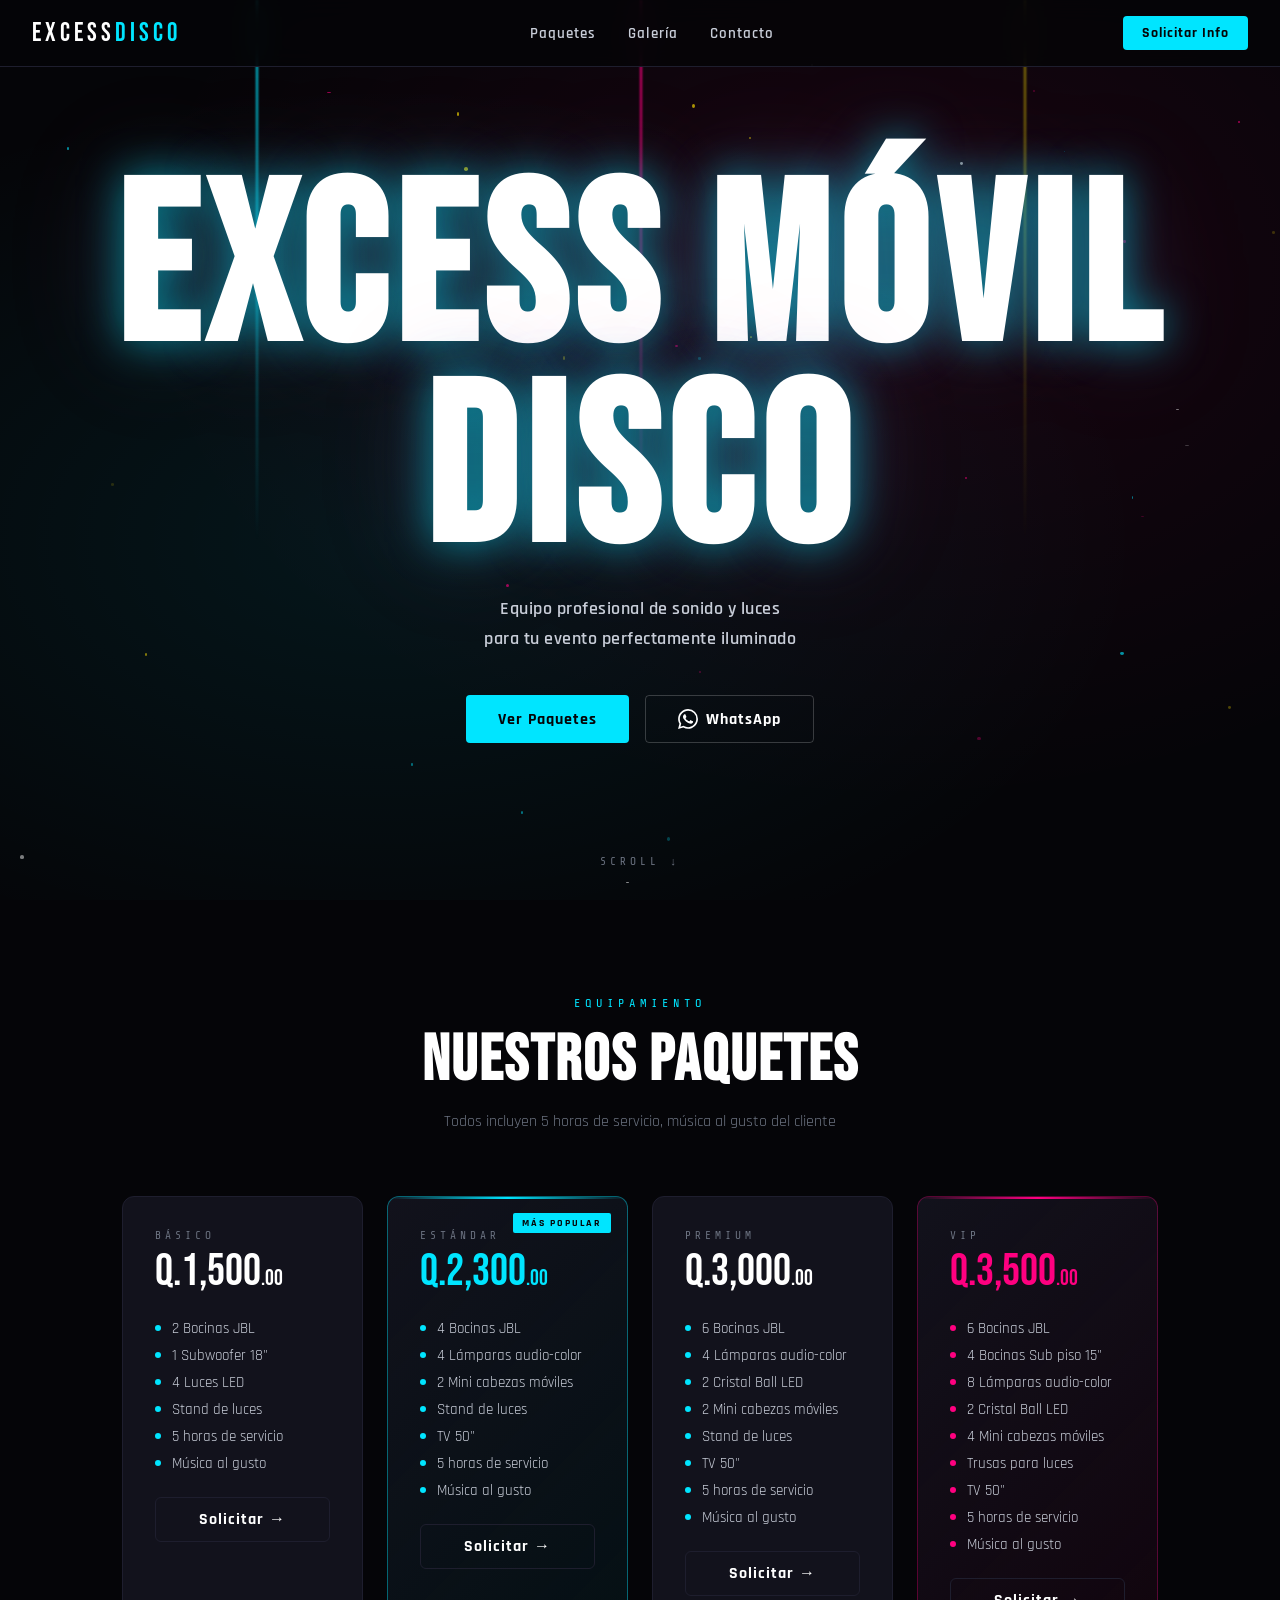
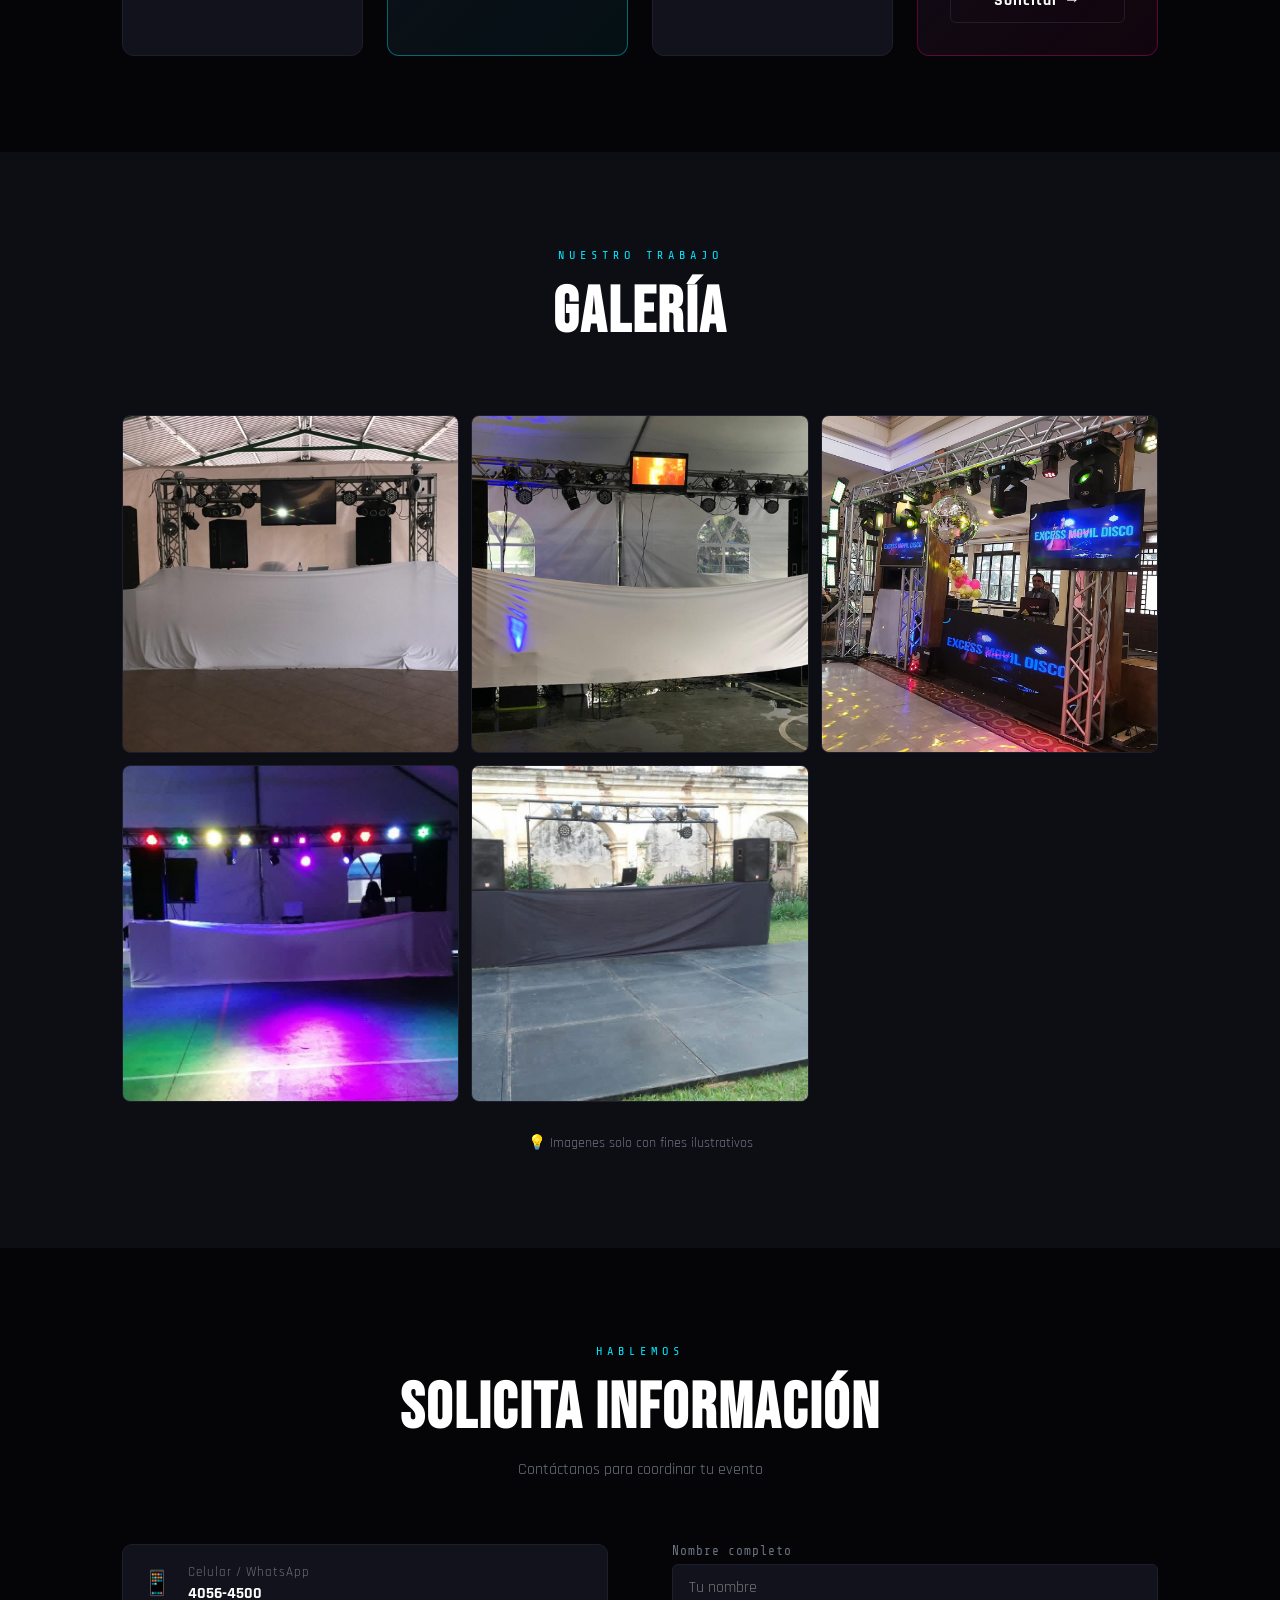
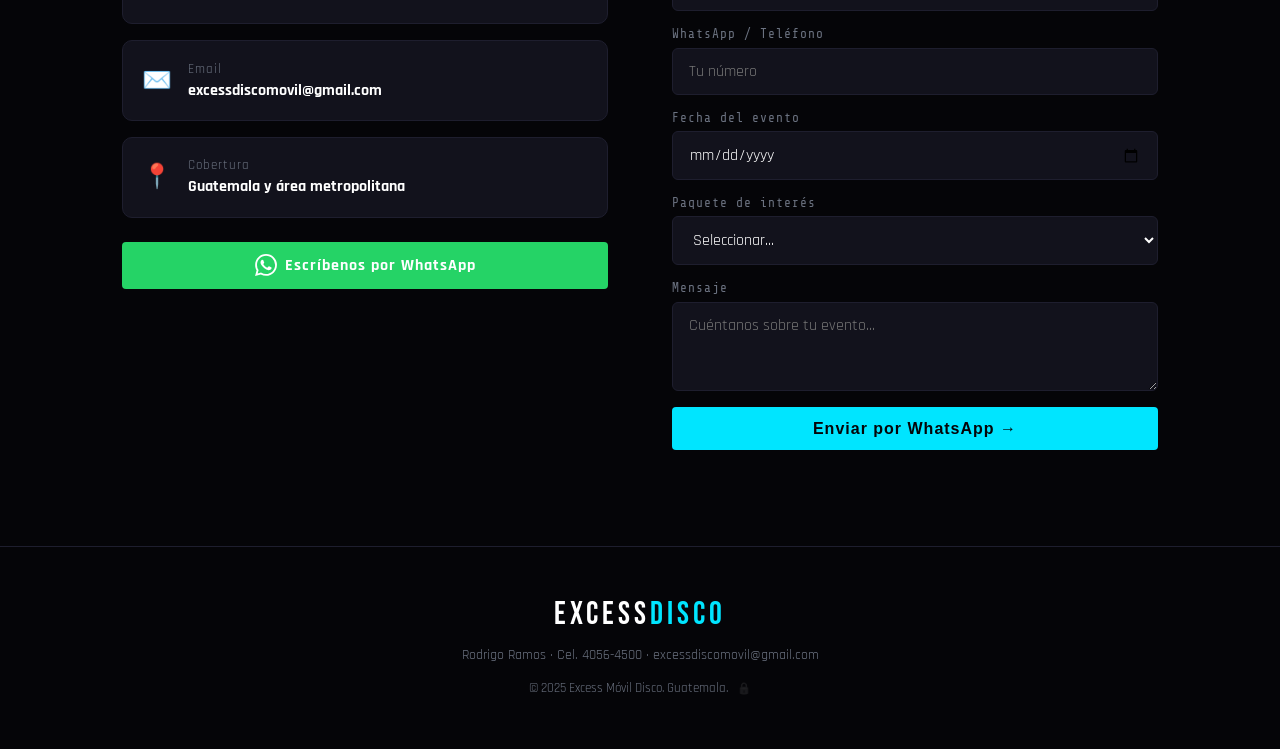
<file: index.html>
<!DOCTYPE html>
<html lang="es">
<head>
  <meta charset="UTF-8" />
  <meta name="viewport" content="width=device-width, initial-scale=1.0" />
  <title>EXCESS Móvil Disco — Guatemala</title>
  <link rel="preconnect" href="https://fonts.googleapis.com" />
  <link href="https://fonts.googleapis.com/css2?family=Bebas+Neue&family=Rajdhani:wght@400;600;700&family=Share+Tech+Mono&display=swap" rel="stylesheet" />
  <link rel="stylesheet" href="style.css" />
</head>
<body>

  <!-- ░░ NAVBAR ░░ -->
  <nav class="nav">
    <div class="nav-logo">EXCESS<span>DISCO</span></div>
    <ul class="nav-links">
      <li><a href="#paquetes">Paquetes</a></li>
      <li><a href="#galeria">Galería</a></li>
      <li><a href="#contacto">Contacto</a></li>
    </ul>
    <a href="#contacto" class="nav-cta">Solicitar Info</a>
  </nav>

  <!-- ░░ HERO ░░ -->
  <header class="hero">
    <div class="hero-bg">
      <div class="beam beam-1"></div>
      <div class="beam beam-2"></div>
      <div class="beam beam-3"></div>
      <div class="particles" id="particles"></div>
    </div>
    <div class="hero-content">
      <p class="hero-pre"></p>
            <h1 class="hero-title">EXCESS MÓVIL DISCO</h1>
      <p class="hero-sub">Equipo profesional de sonido y luces<br>para tu evento perfectamente iluminado</p>
      <div class="hero-actions">
        <a href="#paquetes" class="btn-primary">Ver Paquetes</a>
        <a href="https://wa.me/50240564500?text=Hola!%20Me%20interesa%20información%20sobre%20Excess%20Móvil%20Disco" target="_blank" class="btn-whatsapp">
          <svg viewBox="0 0 24 24" fill="currentColor" width="20" height="20"><path d="M17.472 14.382c-.297-.149-1.758-.867-2.03-.967-.273-.099-.471-.148-.67.15-.197.297-.767.966-.94 1.164-.173.199-.347.223-.644.075-.297-.15-1.255-.463-2.39-1.475-.883-.788-1.48-1.761-1.653-2.059-.173-.297-.018-.458.13-.606.134-.133.298-.347.446-.52.149-.174.198-.298.298-.497.099-.198.05-.371-.025-.52-.075-.149-.669-1.612-.916-2.207-.242-.579-.487-.5-.669-.51-.173-.008-.371-.01-.57-.01-.198 0-.52.074-.792.372-.272.297-1.04 1.016-1.04 2.479 0 1.462 1.065 2.875 1.213 3.074.149.198 2.096 3.2 5.077 4.487.709.306 1.262.489 1.694.625.712.227 1.36.195 1.871.118.571-.085 1.758-.719 2.006-1.413.248-.694.248-1.289.173-1.413-.074-.124-.272-.198-.57-.347m-5.421 7.403h-.004a9.87 9.87 0 01-5.031-1.378l-.361-.214-3.741.982.998-3.648-.235-.374a9.86 9.86 0 01-1.51-5.26c.001-5.45 4.436-9.884 9.888-9.884 2.64 0 5.122 1.03 6.988 2.898a9.825 9.825 0 012.893 6.994c-.003 5.45-4.437 9.884-9.885 9.884m8.413-18.297A11.815 11.815 0 0012.05 0C5.495 0 .16 5.335.157 11.892c0 2.096.547 4.142 1.588 5.945L.057 24l6.305-1.654a11.882 11.882 0 005.683 1.448h.005c6.554 0 11.89-5.335 11.893-11.893a11.821 11.821 0 00-3.48-8.413z"/></svg>
          WhatsApp
        </a>
      </div>
    </div>
    <div class="hero-scroll">SCROLL ↓</div>
  </header>

  <!-- ░░ PAQUETES ░░ -->
  <section id="paquetes" class="section">
    <div class="container">
      <div class="section-header">
        <span class="section-tag">EQUIPAMIENTO</span>
        <h2 class="section-title">Nuestros Paquetes</h2>
        <p class="section-desc" id="paquetes-desc">Todos incluyen 5 horas de servicio, música al gusto del cliente</p>
      </div>

      <div class="paquetes-grid" id="paquetes-grid">

        <!-- PAQUETE BÁSICO -->
        <div class="paquete">
          <div class="paquete-tag">BÁSICO</div>
          <div class="paquete-precio">Q.1,500<span>.00</span></div>
          <ul class="paquete-items">
            <li><span class="dot"></span>2 Bocinas JBL</li>
            <li><span class="dot"></span>1 Subwoofer 18"</li>
            <li><span class="dot"></span>4 Luces LED</li>
            <li><span class="dot"></span>Stand de luces</li>
            <li><span class="dot"></span>5 horas de servicio</li>
            <li><span class="dot"></span>Música al gusto</li>
          </ul>
          <a href="https://wa.me/50240564500?text=Hola!%20Me%20interesa%20el%20Paquete%20Básico%20de%20Q.1,500" target="_blank" class="paquete-cta">Solicitar →</a>
        </div>

        <!-- PAQUETE ESTÁNDAR -->
        <div class="paquete paquete--popular">
          <div class="paquete-badge">MÁS POPULAR</div>
          <div class="paquete-tag">ESTÁNDAR</div>
          <div class="paquete-precio">Q.2,300<span>.00</span></div>
          <ul class="paquete-items">
            <li><span class="dot"></span>4 Bocinas JBL</li>
            <li><span class="dot"></span>4 Lámparas audio-color</li>
            <li><span class="dot"></span>2 Mini cabezas móviles</li>
            <li><span class="dot"></span>Stand de luces</li>
            <li><span class="dot"></span>TV 50"</li>
            <li><span class="dot"></span>5 horas de servicio</li>
            <li><span class="dot"></span>Música al gusto</li>
          </ul>
          <a href="https://wa.me/50240564500?text=Hola!%20Me%20interesa%20el%20Paquete%20Estándar%20de%20Q.2,300" target="_blank" class="paquete-cta">Solicitar →</a>
        </div>

        <!-- PAQUETE PREMIUM -->
        <div class="paquete">
          <div class="paquete-tag">PREMIUM</div>
          <div class="paquete-precio">Q.3,000<span>.00</span></div>
          <ul class="paquete-items">
            <li><span class="dot"></span>6 Bocinas JBL</li>
            <li><span class="dot"></span>4 Lámparas audio-color</li>
            <li><span class="dot"></span>2 Cristal Ball LED</li>
            <li><span class="dot"></span>2 Mini cabezas móviles</li>
            <li><span class="dot"></span>Stand de luces</li>
            <li><span class="dot"></span>TV 50"</li>
            <li><span class="dot"></span>5 horas de servicio</li>
            <li><span class="dot"></span>Música al gusto</li>
          </ul>
          <a href="https://wa.me/50240564500?text=Hola!%20Me%20interesa%20el%20Paquete%20Premium%20de%20Q.3,000" target="_blank" class="paquete-cta">Solicitar →</a>
        </div>

        <!-- PAQUETE VIP -->
        <div class="paquete paquete--vip">
          <div class="paquete-tag">VIP</div>
          <div class="paquete-precio">Q.3,500<span>.00</span></div>
          <ul class="paquete-items">
            <li><span class="dot"></span>6 Bocinas JBL</li>
            <li><span class="dot"></span>4 Bocinas Sub piso 15"</li>
            <li><span class="dot"></span>8 Lámparas audio-color</li>
            <li><span class="dot"></span>2 Cristal Ball LED</li>
            <li><span class="dot"></span>4 Mini cabezas móviles</li>
            <li><span class="dot"></span>Trusas para luces</li>
            <li><span class="dot"></span>TV 50"</li>
            <li><span class="dot"></span>5 horas de servicio</li>
            <li><span class="dot"></span>Música al gusto</li>
          </ul>
          <a href="https://wa.me/50240564500?text=Hola!%20Me%20interesa%20el%20Paquete%20VIP%20de%20Q.3,500" target="_blank" class="paquete-cta">Solicitar →</a>
        </div>

      </div>
    </div>
  </section>

  <!-- ░░ GALERÍA ░░ -->
  <!-- 
    ══════════════════════════════════════════════════════
    CÓMO AGREGAR FOTOS A LA GALERÍA:
    1. Copia tus fotos a la carpeta /imagenes/
    2. En cada <div class="gallery-item"> cambia el src
       del <img> por el nombre de tu foto
    3. Puedes duplicar cualquier bloque gallery-item
       para agregar más fotos
    ══════════════════════════════════════════════════════
  -->
  <section id="galeria" class="section section--dark">
    <div class="container">
      <div class="section-header">
        <span class="section-tag">NUESTRO TRABAJO</span>
        <h2 class="section-title">Galería</h2>
      </div>

      <div class="gallery-grid" id="gallery-grid">
        <!-- FOTO 1 — cambia src por tu foto -->
        <div class="gallery-item">
          <img src="imagenes/foto1.jpeg" alt=" " onerror="this.parentElement.classList.add('no-img')" />
          <div class="gallery-overlay">
            <span></span>
          </div>
        </div>
        <!-- FOTO 2 -->
        <div class="gallery-item">
          <img src="imagenes/foto2.jpeg" alt="  " onerror="this.parentElement.classList.add('no-img')" />
          <div class="gallery-overlay"><span></span></div>
        </div>
        <!-- FOTO 3 -->
        <div class="gallery-item">
          <img src="imagenes/foto3.jpeg" alt="" onerror="this.parentElement.classList.add('no-img')" />
          <div class="gallery-overlay"><span></span></div>
        </div>
        <!-- FOTO 4 -->
        <div class="gallery-item">
          <img src="imagenes/foto4.jpg" alt=" " onerror="this.parentElement.classList.add('no-img')" />
          <div class="gallery-overlay"><span></span></div>
        </div>
        <!-- FOTO 5 -->
        <div class="gallery-item">
          <img src="imagenes/foto5.jpg" alt=" " onerror="this.parentElement.classList.add('no-img')" />
          <div class="gallery-overlay"><span></span></div>
        </div>
             </div>

      <p class="gallery-hint" id="gallery-hint">💡 Imagenes solo con fines ilustrativos </p>
    </div>
  </section>

  <!-- ░░ CONTACTO ░░ -->
  <section id="contacto" class="section">
    <div class="container">
      <div class="section-header">
        <span class="section-tag">HABLEMOS</span>
        <h2 class="section-title">Solicita Información</h2>
        <p class="section-desc">Contáctanos para coordinar tu evento</p>
      </div>

      <div class="contacto-grid">
        <div class="contacto-info">
          <div class="contacto-card">
            <div class="contacto-icon">📱</div>
            <div>
              <p class="contacto-label">Celular / WhatsApp</p>
              <p class="contacto-value"> 4056-4500</p>
            </div>
          </div>
          <div class="contacto-card">
            <div class="contacto-icon">✉️</div>
            <div>
              <p class="contacto-label">Email</p>
              <p class="contacto-value">excessdiscomovil@gmail.com</p>
            </div>
          </div>
          <div class="contacto-card">
            <div class="contacto-icon">📍</div>
            <div>
              <p class="contacto-label">Cobertura</p>
              <p class="contacto-value">Guatemala y área metropolitana</p>
            </div>
          </div>
          <a href="https://wa.me/50240564500?text=Hola!%20Me%20interesa%20contratar%20Excess%20Móvil%20Disco%20para%20mi%20evento.%20Necesito%20información." target="_blank" class="btn-primary btn-whatsapp-full">
            <svg viewBox="0 0 24 24" fill="currentColor" width="22" height="22"><path d="M17.472 14.382c-.297-.149-1.758-.867-2.03-.967-.273-.099-.471-.148-.67.15-.197.297-.767.966-.94 1.164-.173.199-.347.223-.644.075-.297-.15-1.255-.463-2.39-1.475-.883-.788-1.48-1.761-1.653-2.059-.173-.297-.018-.458.13-.606.134-.133.298-.347.446-.52.149-.174.198-.298.298-.497.099-.198.05-.371-.025-.52-.075-.149-.669-1.612-.916-2.207-.242-.579-.487-.5-.669-.51-.173-.008-.371-.01-.57-.01-.198 0-.52.074-.792.372-.272.297-1.04 1.016-1.04 2.479 0 1.462 1.065 2.875 1.213 3.074.149.198 2.096 3.2 5.077 4.487.709.306 1.262.489 1.694.625.712.227 1.36.195 1.871.118.571-.085 1.758-.719 2.006-1.413.248-.694.248-1.289.173-1.413-.074-.124-.272-.198-.57-.347m-5.421 7.403h-.004a9.87 9.87 0 01-5.031-1.378l-.361-.214-3.741.982.998-3.648-.235-.374a9.86 9.86 0 01-1.51-5.26c.001-5.45 4.436-9.884 9.888-9.884 2.64 0 5.122 1.03 6.988 2.898a9.825 9.825 0 012.893 6.994c-.003 5.45-4.437 9.884-9.885 9.884m8.413-18.297A11.815 11.815 0 0012.05 0C5.495 0 .16 5.335.157 11.892c0 2.096.547 4.142 1.588 5.945L.057 24l6.305-1.654a11.882 11.882 0 005.683 1.448h.005c6.554 0 11.89-5.335 11.893-11.893a11.821 11.821 0 00-3.48-8.413z"/></svg>
            Escríbenos por WhatsApp
          </a>
        </div>

        <form class="contacto-form" onsubmit="enviarFormulario(event)">
          <div class="form-group">
            <label>Nombre completo</label>
            <input type="text" id="nombre" placeholder="Tu nombre" required />
          </div>
          <div class="form-group">
            <label>WhatsApp / Teléfono</label>
            <input type="tel" id="telefono" placeholder="Tu número" required />
          </div>
          <div class="form-group">
            <label>Fecha del evento</label>
            <input type="date" id="fecha" required />
          </div>
          <div class="form-group">
            <label>Paquete de interés</label>
            <select id="paquete" data-fallback>
              <option value="">Seleccionar...</option>
              <option>Básico — Q.1,500</option>
              <option>Estándar — Q.2,300</option>
              <option>Premium — Q.3,000</option>
              <option>VIP — Q.3,500</option>
              <option>Otro / Consultar</option>
            </select>
          </div>
          <div class="form-group">
            <label>Mensaje</label>
            <textarea id="mensaje" rows="3" placeholder="Cuéntanos sobre tu evento..."></textarea>
          </div>
          <button type="submit" class="btn-primary btn-full">Enviar por WhatsApp →</button>
        </form>
      </div>
    </div>
  </section>

  <!-- ░░ FOOTER ░░ -->
  <footer class="footer">
    <div class="container">
      <div class="footer-logo">EXCESS<span>DISCO</span></div>
      <p>Rodrigo Ramos · Cel. 4056-4500 · excessdiscomovil@gmail.com</p>
      <p class="footer-copy">© 2025 Excess Móvil Disco. Guatemala. <a href="admin/" class="admin-lock" aria-label="Acceso administración" title="Administración" rel="nofollow">🔒</a></p>
    </div>
  </footer>

  <script src="script.js"></script>
  <script type="module" src="public.js"></script>
</body>
</html>
</file>
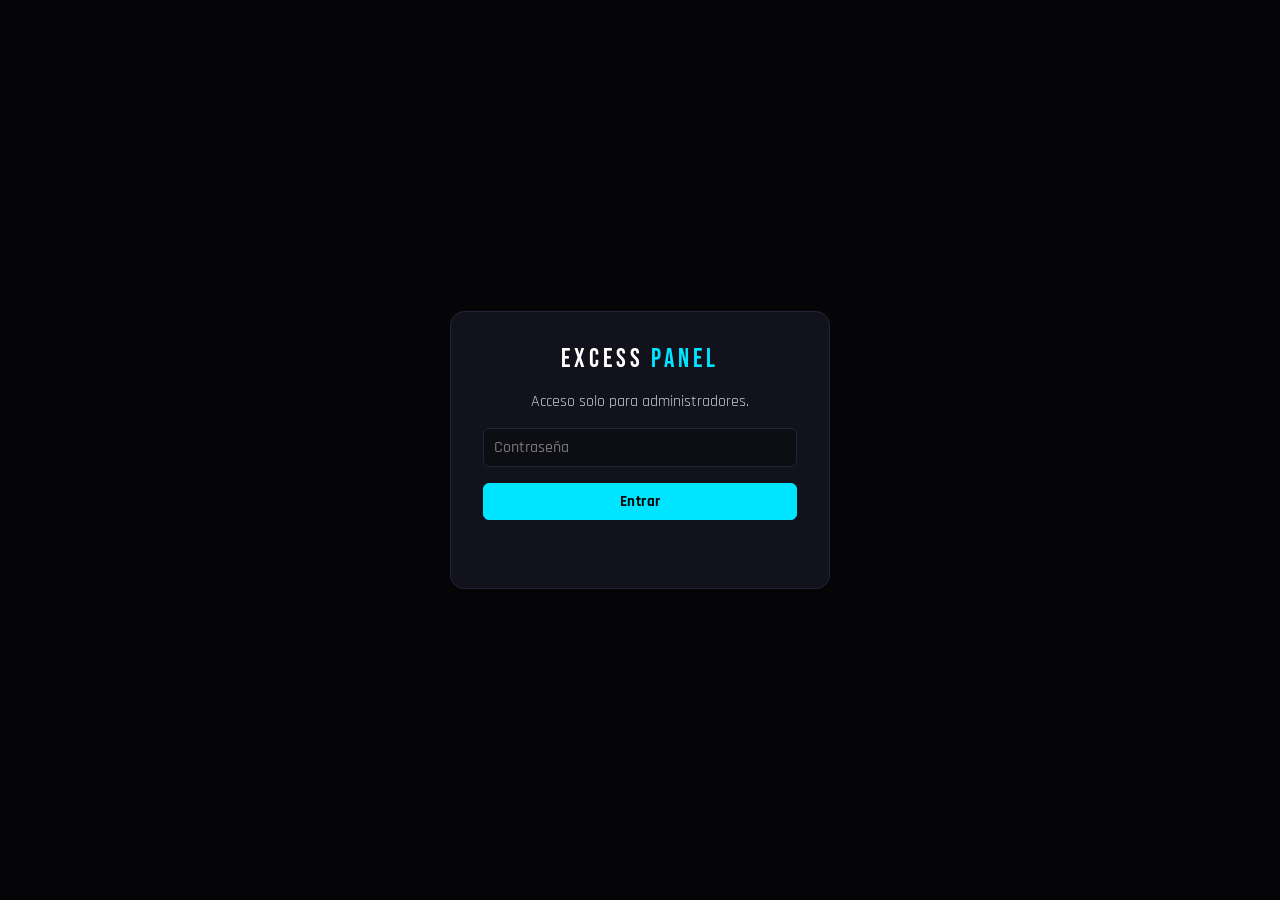
<file: admin/index.html>
<!DOCTYPE html>
<html lang="es">
<head>
  <meta charset="UTF-8" />
  <meta name="viewport" content="width=device-width, initial-scale=1" />
  <meta name="robots" content="noindex, nofollow" />
  <title>Excess · Panel</title>
  <link href="https://fonts.googleapis.com/css2?family=Bebas+Neue&family=Rajdhani:wght@400;500;600;700&display=swap" rel="stylesheet" />
  <link rel="stylesheet" href="admin.css" />
</head>
<body>
  <div id="login" class="login" hidden>
    <div class="login-box">
      <div class="logo">EXCESS<span>PANEL</span></div>
      <p>Acceso solo para administradores.</p>
      <input type="password" id="pw" placeholder="Contraseña" autocomplete="current-password" />
      <button class="btn btn-primary" id="btnLogin">Entrar</button>
      <p class="err" id="loginErr"></p>
    </div>
  </div>

  <div id="app" hidden>
    <header class="top">
      <div class="logo">EXCESS<span>PANEL</span></div>
      <nav id="tabs">
        <button data-tab="resumen">Resumen</button>
        <button data-tab="cotizaciones">Cotizaciones</button>
        <button data-tab="paquetes">Paquetes web</button>
        <button data-tab="galeria">Galería</button>
        <button data-tab="ajustes">Ajustes</button>
      </nav>
      <div class="who"><button class="btn btn-ghost" id="btnPub">Publicado ✔</button><button class="btn btn-ghost" id="btnOut">Salir</button></div>
    </header>
    <main id="view"></main>
  </div>

  <div id="modal" class="modal" hidden><div class="modal-card" id="modalCard"></div></div>
  <div id="toast" class="toast" hidden></div>
  <div id="paperHost" style="position:fixed;left:-10000px;top:0"></div>

  <script type="module" src="admin.js"></script>
</body>
</html>
</file>
<file: style.css>
/* ══════════════════════════════════
   EXCESS MÓVIL DISCO — CSS
   ══════════════════════════════════ */

:root {
  --negro: #050508;
  --oscuro: #0d0d14;
  --panel: #12121c;
  --borde: #1e1e2e;
  --neon: #00e5ff;
  --neon-dim: rgba(0, 229, 255, 0.15);
  --magenta: #ff0080;
  --magenta-dim: rgba(255, 0, 128, 0.12);
  --amarillo: #ffe100;
  --blanco: #ffffff;
  --gris: #6b7280;
  --texto: #c8cdd8;
}

*, *::before, *::after { box-sizing: border-box; margin: 0; padding: 0; }

html { scroll-behavior: smooth; }

body {
  font-family: 'Rajdhani', sans-serif;
  background: var(--negro);
  color: var(--texto);
  overflow-x: hidden;
}

/* ── NAVBAR ── */
.nav {
  position: fixed; top: 0; left: 0; right: 0; z-index: 100;
  display: flex; align-items: center; justify-content: space-between;
  padding: 1rem 2rem;
  background: rgba(5, 5, 8, 0.85);
  backdrop-filter: blur(12px);
  border-bottom: 1px solid var(--borde);
}

.nav-logo {
  font-family: 'Bebas Neue', sans-serif;
  font-size: 1.6rem; letter-spacing: 4px; color: var(--blanco);
}
.nav-logo span { color: var(--neon); }

.nav-links { display: flex; gap: 2rem; list-style: none; }
.nav-links a {
  color: var(--texto); text-decoration: none;
  font-size: 0.95rem; font-weight: 600; letter-spacing: 1px;
  transition: color 0.2s;
}
.nav-links a:hover { color: var(--neon); }

.nav-cta {
  background: var(--neon); color: var(--negro);
  padding: 0.5rem 1.2rem; border-radius: 4px;
  font-weight: 700; font-size: 0.85rem; letter-spacing: 1px;
  text-decoration: none; transition: opacity 0.2s;
}
.nav-cta:hover { opacity: 0.85; }

/* ── HERO ── */
.hero {
  position: relative; min-height: 100vh;
  display: flex; align-items: center; justify-content: center;
  overflow: hidden;
}

.hero-bg {
  position: absolute; inset: 0;
  background: radial-gradient(ellipse at 30% 60%, rgba(0,229,255,0.08) 0%, transparent 60%),
              radial-gradient(ellipse at 70% 30%, rgba(255,0,128,0.08) 0%, transparent 60%),
              var(--negro);
}

.beam {
  position: absolute; width: 2px; height: 60%;
  top: 0; transform-origin: top center;
  filter: blur(1px);
  animation: beam-swing 8s ease-in-out infinite;
}
.beam-1 {
  left: 20%; background: linear-gradient(to bottom, var(--neon), transparent);
  animation-delay: 0s;
}
.beam-2 {
  left: 50%; background: linear-gradient(to bottom, var(--magenta), transparent);
  animation-delay: -3s;
}
.beam-3 {
  left: 80%; background: linear-gradient(to bottom, var(--amarillo), transparent);
  opacity: 0.6; animation-delay: -5s;
}

@keyframes beam-swing {
  0%, 100% { transform: rotate(-15deg); opacity: 0.6; }
  50%       { transform: rotate(15deg);  opacity: 1; }
}

.hero-content {
  position: relative; z-index: 2;
  text-align: center; padding: 2rem;
  animation: fade-up 1s ease both;
}

@keyframes fade-up {
  from { opacity: 0; transform: translateY(30px); }
  to   { opacity: 1; transform: translateY(0); }
}

.hero-pre {
  font-family: 'Share Tech Mono', monospace;
  font-size: 0.8rem; letter-spacing: 6px;
  color: var(--neon); margin-bottom: 1rem;
}

.hero-title {
  font-family: 'Bebas Neue', sans-serif;
  font-size: clamp(6rem, 20vw, 14rem);
  line-height: 0.9; letter-spacing: 8px; color: var(--blanco);
  text-shadow:
    0 0 40px rgba(0,229,255,0.5),
    0 0 80px rgba(0,229,255,0.2),
    0 0 120px rgba(255,0,128,0.2);
}

.hero-sub {
  font-size: 1.1rem; line-height: 1.7; color: var(--texto);
  margin-top: 1.2rem; font-weight: 600; letter-spacing: 0.5px;
}

.hero-actions {
  display: flex; gap: 1rem; justify-content: center; flex-wrap: wrap;
  margin-top: 2.5rem;
}

.btn-primary {
  display: inline-flex; align-items: center; gap: 0.5rem;
  background: var(--neon); color: var(--negro);
  padding: 0.8rem 2rem; border-radius: 4px;
  font-weight: 700; font-size: 1rem; letter-spacing: 1px;
  text-decoration: none; transition: transform 0.2s, box-shadow 0.2s;
  border: none; cursor: pointer;
}
.btn-primary:hover {
  transform: translateY(-2px);
  box-shadow: 0 8px 24px rgba(0,229,255,0.3);
}

.btn-whatsapp {
  display: inline-flex; align-items: center; gap: 0.5rem;
  background: transparent; color: var(--blanco);
  padding: 0.8rem 2rem; border-radius: 4px;
  font-weight: 700; font-size: 1rem; letter-spacing: 1px;
  text-decoration: none; border: 1px solid rgba(255,255,255,0.2);
  transition: border-color 0.2s, color 0.2s;
}
.btn-whatsapp:hover { border-color: #25D366; color: #25D366; }

.hero-scroll {
  position: absolute; bottom: 2rem; left: 50%; transform: translateX(-50%);
  font-family: 'Share Tech Mono', monospace; font-size: 0.7rem;
  letter-spacing: 4px; color: var(--gris);
  animation: pulse 2s ease infinite;
}
@keyframes pulse {
  0%, 100% { opacity: 0.4; } 50% { opacity: 1; }
}

/* ── SECTIONS ── */
.section { padding: 6rem 0; }
.section--dark { background: var(--oscuro); }

.container { max-width: 1100px; margin: 0 auto; padding: 0 2rem; }

.section-header { text-align: center; margin-bottom: 4rem; }
.section-tag {
  font-family: 'Share Tech Mono', monospace;
  font-size: 0.75rem; letter-spacing: 5px; color: var(--neon);
  display: block; margin-bottom: 0.75rem;
}
.section-title {
  font-family: 'Bebas Neue', sans-serif;
  font-size: clamp(2.5rem, 6vw, 4rem); color: var(--blanco);
  letter-spacing: 2px;
}
.section-desc { color: var(--gris); font-size: 1rem; margin-top: 0.75rem; }

/* ── PAQUETES ── */
.paquetes-grid {
  display: grid;
  grid-template-columns: repeat(auto-fit, minmax(240px, 1fr));
  gap: 1.5rem;
}

.paquete {
  background: var(--panel);
  border: 1px solid var(--borde);
  border-radius: 12px; padding: 2rem;
  position: relative; overflow: hidden;
  transition: transform 0.3s, border-color 0.3s;
}
.paquete:hover {
  transform: translateY(-6px);
  border-color: rgba(0,229,255,0.3);
}
.paquete::before {
  content: ''; position: absolute; top: 0; left: 0; right: 0; height: 2px;
  background: linear-gradient(90deg, transparent, var(--neon), transparent);
  opacity: 0; transition: opacity 0.3s;
}
.paquete:hover::before { opacity: 1; }

.paquete--popular {
  border-color: rgba(0,229,255,0.4);
  background: linear-gradient(135deg, var(--panel) 0%, rgba(0,229,255,0.05) 100%);
}
.paquete--popular::before { opacity: 1; }

.paquete--vip {
  border-color: rgba(255,0,128,0.3);
  background: linear-gradient(135deg, var(--panel) 0%, rgba(255,0,128,0.05) 100%);
}
.paquete--vip::before { background: linear-gradient(90deg, transparent, var(--magenta), transparent); opacity: 1; }

.paquete-badge {
  position: absolute; top: 1rem; right: 1rem;
  background: var(--neon); color: var(--negro);
  font-size: 0.6rem; font-weight: 700; letter-spacing: 2px;
  padding: 0.25rem 0.6rem; border-radius: 2px;
}

.paquete-tag {
  font-family: 'Share Tech Mono', monospace;
  font-size: 0.7rem; letter-spacing: 4px; color: var(--gris);
  margin-bottom: 0.5rem;
}

.paquete-precio {
  font-family: 'Bebas Neue', sans-serif;
  font-size: 2.8rem; color: var(--blanco);
  line-height: 1; margin-bottom: 1.5rem;
}
.paquete--vip .paquete-precio { color: var(--magenta); }
.paquete--popular .paquete-precio { color: var(--neon); }
.paquete-precio span { font-size: 1.4rem; }

.paquete-items { list-style: none; margin-bottom: 1.5rem; display: flex; flex-direction: column; gap: 0.5rem; }
.paquete-items li { display: flex; align-items: center; gap: 0.7rem; font-size: 0.95rem; }
.dot {
  width: 6px; height: 6px; border-radius: 50%; flex-shrink: 0;
  background: var(--neon);
}
.paquete--vip .dot { background: var(--magenta); }

.paquete-cta {
  display: block; text-align: center;
  background: transparent; border: 1px solid var(--borde);
  color: var(--blanco); padding: 0.7rem;
  border-radius: 6px; text-decoration: none;
  font-weight: 700; letter-spacing: 1px;
  transition: background 0.2s, border-color 0.2s;
}
.paquete-cta:hover { background: var(--neon); border-color: var(--neon); color: var(--negro); }
.paquete--vip .paquete-cta:hover { background: var(--magenta); border-color: var(--magenta); }

/* ── GALERÍA ── */
.gallery-grid {
  display: grid;
  grid-template-columns: repeat(3, 1fr);
  grid-template-rows: auto;
  gap: 0.75rem;
}

.gallery-item {
  position: relative; overflow: hidden; border-radius: 8px;
  background: var(--panel); border: 1px solid var(--borde);
  aspect-ratio: 1;
}

.gallery-item--wide { grid-column: span 2; aspect-ratio: 2/1; }
.gallery-item--tall { grid-row: span 2; aspect-ratio: 1/2; }

.gallery-item img {
  width: 100%; height: 100%; object-fit: cover;
  transition: transform 0.4s;
}
.gallery-item:hover img { transform: scale(1.05); }

/* Placeholder cuando no hay imagen */
.gallery-item.no-img {
  display: flex; align-items: center; justify-content: center;
  background: var(--panel);
}
.gallery-item.no-img::after {
  content: '📷 Agregar foto';
  font-size: 0.85rem; color: var(--gris); letter-spacing: 1px;
}
.gallery-item.no-img img { display: none; }

.gallery-overlay {
  position: absolute; inset: 0;
  background: linear-gradient(to top, rgba(0,0,0,0.7) 0%, transparent 60%);
  display: flex; align-items: flex-end; padding: 1rem;
  opacity: 0; transition: opacity 0.3s;
}
.gallery-item:hover .gallery-overlay { opacity: 1; }
.gallery-overlay span { font-size: 0.85rem; font-weight: 600; color: var(--blanco); }

.gallery-hint {
  text-align: center; margin-top: 2rem;
  color: var(--gris); font-size: 0.9rem;
}
.gallery-hint code {
  background: var(--panel); padding: 0.1rem 0.4rem;
  border-radius: 3px; color: var(--neon); font-size: 0.85rem;
}

/* ── CONTACTO ── */
.contacto-grid {
  display: grid; grid-template-columns: 1fr 1fr; gap: 4rem;
  align-items: start;
}

.contacto-info { display: flex; flex-direction: column; gap: 1rem; }

.contacto-card {
  display: flex; align-items: center; gap: 1rem;
  background: var(--panel); border: 1px solid var(--borde);
  border-radius: 10px; padding: 1.2rem;
}
.contacto-icon { font-size: 1.5rem; }
.contacto-label { font-size: 0.8rem; color: var(--gris); letter-spacing: 1px; margin-bottom: 0.2rem; }
.contacto-value { font-size: 1rem; font-weight: 700; color: var(--blanco); }

.btn-whatsapp-full {
  justify-content: center; background: #25D366;
  color: var(--blanco); margin-top: 0.5rem;
}
.btn-whatsapp-full:hover { background: #1db954; box-shadow: 0 8px 24px rgba(37,211,102,0.3); }

.contacto-form { display: flex; flex-direction: column; gap: 1rem; }

.form-group { display: flex; flex-direction: column; gap: 0.4rem; }
.form-group label {
  font-size: 0.8rem; letter-spacing: 1px; color: var(--gris);
  font-family: 'Share Tech Mono', monospace;
}

.form-group input,
.form-group select,
.form-group textarea {
  background: var(--panel); border: 1px solid var(--borde);
  color: var(--blanco); padding: 0.75rem 1rem;
  border-radius: 6px; font-family: 'Rajdhani', sans-serif;
  font-size: 1rem; transition: border-color 0.2s;
  outline: none;
}
.form-group input:focus,
.form-group select:focus,
.form-group textarea:focus { border-color: var(--neon); }

.form-group select option { background: var(--panel); }
.form-group textarea { resize: vertical; }

.btn-full { width: 100%; justify-content: center; }

/* ── FOOTER ── */
.footer {
  background: var(--negro); border-top: 1px solid var(--borde);
  padding: 3rem 0; text-align: center;
}
.footer-logo {
  font-family: 'Bebas Neue', sans-serif;
  font-size: 2rem; letter-spacing: 4px; color: var(--blanco);
  margin-bottom: 0.75rem;
}
.footer-logo span { color: var(--neon); }
.footer p { font-size: 0.9rem; color: var(--gris); margin-bottom: 0.3rem; }
.footer-copy { font-size: 0.8rem !important; margin-top: 1rem; }

/* ── RESPONSIVE ── */
@media (max-width: 768px) {
  .nav-links { display: none; }
  .contacto-grid { grid-template-columns: 1fr; gap: 2.5rem; }
  .gallery-grid { grid-template-columns: repeat(2, 1fr); }
  .gallery-item--wide { grid-column: span 2; }
  .gallery-item--tall { grid-row: span 1; aspect-ratio: 1; }
  .paquetes-grid { grid-template-columns: 1fr 1fr; }
}

@media (max-width: 500px) {
  .paquetes-grid { grid-template-columns: 1fr; }
  .gallery-grid { grid-template-columns: 1fr; }
  .gallery-item--wide,
  .gallery-item--tall { grid-column: auto; grid-row: auto; aspect-ratio: 4/3; }
}

/* Candado de acceso al panel (discreto) */
.admin-lock { text-decoration: none; font-size: 0.7rem; margin-left: 0.4rem; opacity: 0.12; filter: grayscale(1); transition: opacity 0.2s; }
.admin-lock:hover, .admin-lock:focus { opacity: 0.7; }
</file>
<file: admin/admin.css>
:root{--negro:#050508;--oscuro:#0d0d14;--panel:#12121c;--borde:#242436;--neon:#00e5ff;--magenta:#ff0080;--amarillo:#ffe100;--blanco:#fff;--gris:#8b92a3;--texto:#c8cdd8;--ok:#2ee59d;--mal:#ff5470}
*{box-sizing:border-box;margin:0;padding:0}
body{font-family:'Rajdhani',sans-serif;font-size:16px;background:var(--negro);color:var(--texto);min-height:100vh}
[hidden]{display:none!important}
.logo{font-family:'Bebas Neue',sans-serif;font-size:1.6rem;letter-spacing:4px;color:#fff}.logo span{color:var(--neon);margin-left:.4rem}
.login{min-height:100vh;display:grid;place-items:center;padding:1rem}
.login-box{background:var(--panel);border:1px solid var(--borde);border-radius:14px;padding:2rem;max-width:380px;width:100%;text-align:center;display:grid;gap:1rem}
.err{color:var(--mal);min-height:1.2em}
.top{position:sticky;top:0;z-index:20;display:flex;flex-wrap:wrap;gap:.6rem 1.2rem;align-items:center;padding:.7rem 1rem;background:rgba(5,5,8,.95);border-bottom:1px solid var(--borde);backdrop-filter:blur(10px)}
#tabs{display:flex;gap:.3rem;flex:1;overflow-x:auto}
#tabs button{background:none;border:0;color:var(--texto);font:600 1rem 'Rajdhani';padding:.45rem .8rem;border-radius:6px;cursor:pointer;white-space:nowrap}
#tabs button.on{background:rgba(0,229,255,.12);color:var(--neon)}
.who{display:flex;gap:.6rem;align-items:center;font-size:.85rem;color:var(--gris)}
main{max-width:1180px;margin:0 auto;padding:1.2rem 1rem 4rem}
h2{font-family:'Bebas Neue';letter-spacing:2px;font-size:1.9rem;color:#fff;font-weight:400}
h3{font-size:1.1rem;color:#fff;letter-spacing:.5px}
.bar{display:flex;flex-wrap:wrap;gap:.6rem;align-items:center;justify-content:space-between;margin-bottom:1rem}
.btn{font:700 .95rem 'Rajdhani';letter-spacing:.5px;border-radius:6px;padding:.5rem 1rem;cursor:pointer;border:1px solid var(--borde);background:var(--panel);color:#fff}
.btn:hover{border-color:var(--neon)}
.btn-primary{background:var(--neon);color:var(--negro);border-color:var(--neon)}
.btn-pink{background:var(--magenta);border-color:var(--magenta)}
.btn-ghost{background:none}
.btn-danger{color:var(--mal)}.btn-danger:hover{border-color:var(--mal)}
.btn-sm{padding:.25rem .6rem;font-size:.85rem}
.card{background:var(--panel);border:1px solid var(--borde);border-radius:12px;padding:1rem}
.grid{display:grid;gap:1rem}
.g2{grid-template-columns:repeat(auto-fit,minmax(300px,1fr))}
.g3{grid-template-columns:repeat(auto-fit,minmax(220px,1fr))}
.kpis{display:grid;gap:.8rem;grid-template-columns:repeat(auto-fit,minmax(170px,1fr));margin-bottom:1.2rem}
.kpi{background:var(--panel);border:1px solid var(--borde);border-radius:12px;padding:.9rem}
.kpi small{color:var(--gris);text-transform:uppercase;letter-spacing:1px;font-size:.75rem}
.kpi b{display:block;font:400 2rem 'Bebas Neue';color:var(--neon);letter-spacing:1px}
label{display:grid;gap:.2rem;font-size:.8rem;color:var(--gris);text-transform:uppercase;letter-spacing:1px;font-weight:600}
input,select,textarea{font:500 1rem 'Rajdhani';background:var(--oscuro);border:1px solid var(--borde);border-radius:6px;color:#fff;padding:.5rem .6rem;width:100%}
input:focus,select:focus,textarea:focus{outline:none;border-color:var(--neon)}
textarea{resize:vertical;min-height:90px}
.row{display:grid;gap:.7rem;grid-template-columns:repeat(auto-fit,minmax(140px,1fr))}
table{width:100%;border-collapse:collapse}
th,td{text-align:left;padding:.5rem .5rem;border-bottom:1px solid var(--borde);font-size:.95rem}
th{color:var(--gris);font-size:.75rem;text-transform:uppercase;letter-spacing:1px}
.tw{overflow-x:auto}
tr.click{cursor:pointer}tr.click:hover{background:rgba(0,229,255,.05)}
.pill{display:inline-block;padding:.1rem .6rem;border-radius:99px;font-size:.78rem;font-weight:700;letter-spacing:.5px;border:1px solid}
.e-borrador{color:var(--gris)}.e-enviada{color:var(--amarillo)}.e-confirmada{color:var(--ok)}.e-rechazada,.e-cancelada{color:var(--mal)}
.photos{display:grid;gap:1rem;grid-template-columns:repeat(auto-fill,minmax(230px,1fr))}
.photo img{width:100%;aspect-ratio:4/3;object-fit:cover;border-radius:8px;background:#000}
.photo .acts{display:flex;gap:.4rem;flex-wrap:wrap;margin-top:.5rem}
.drop{border:2px dashed var(--borde);border-radius:12px;padding:1.2rem;text-align:center;color:var(--gris);cursor:pointer}
.drop:hover{border-color:var(--neon);color:var(--neon)}
.cal{display:grid;grid-template-columns:repeat(7,1fr);gap:4px}
.cal .h{color:var(--gris);font-size:.75rem;text-align:center;text-transform:uppercase}
.cal .d{min-height:78px;background:var(--oscuro);border:1px solid var(--borde);border-radius:6px;padding:3px;font-size:.78rem;overflow:hidden}
.cal .d.hoy{border-color:var(--neon)}.cal .d.out{opacity:.35}
.cal .ev{display:block;width:100%;text-align:left;border:0;border-radius:4px;padding:1px 4px;margin-top:2px;font:600 .72rem 'Rajdhani';cursor:pointer;white-space:nowrap;overflow:hidden;text-overflow:ellipsis}
.ev.c{background:rgba(46,229,157,.2);color:var(--ok)}.ev.s{background:rgba(255,225,0,.18);color:var(--amarillo)}
.modal{position:fixed;inset:0;z-index:50;background:rgba(0,0,0,.75);display:flex;align-items:flex-start;justify-content:center;overflow:auto;padding:1rem}
.modal-card{background:var(--panel);border:1px solid var(--borde);border-radius:14px;width:100%;max-width:880px;padding:1.2rem;margin:auto 0}
.li{display:grid;grid-template-columns:1fr 70px 100px 100px 34px;gap:.4rem;align-items:center;margin-bottom:.4rem}
.totals{margin-left:auto;max-width:320px;display:grid;gap:.3rem}
.totals div{display:flex;justify-content:space-between}
.totals .big{font:400 1.8rem 'Bebas Neue';color:var(--neon)}
.warn{background:rgba(255,225,0,.1);border:1px solid var(--amarillo);color:var(--amarillo);padding:.6rem;border-radius:8px;margin:.6rem 0}
.toast{position:fixed;left:50%;bottom:1.2rem;transform:translateX(-50%);background:#fff;color:#000;padding:.6rem 1.1rem;border-radius:8px;font-weight:700;z-index:99}
.muted{color:var(--gris)}.mt{margin-top:1rem}
@media(max-width:640px){.li{grid-template-columns:1fr 1fr 1fr 34px}.li input:first-child{grid-column:1/-1}.cal .d{min-height:56px}.cal .ev{font-size:.6rem}}
</file>
